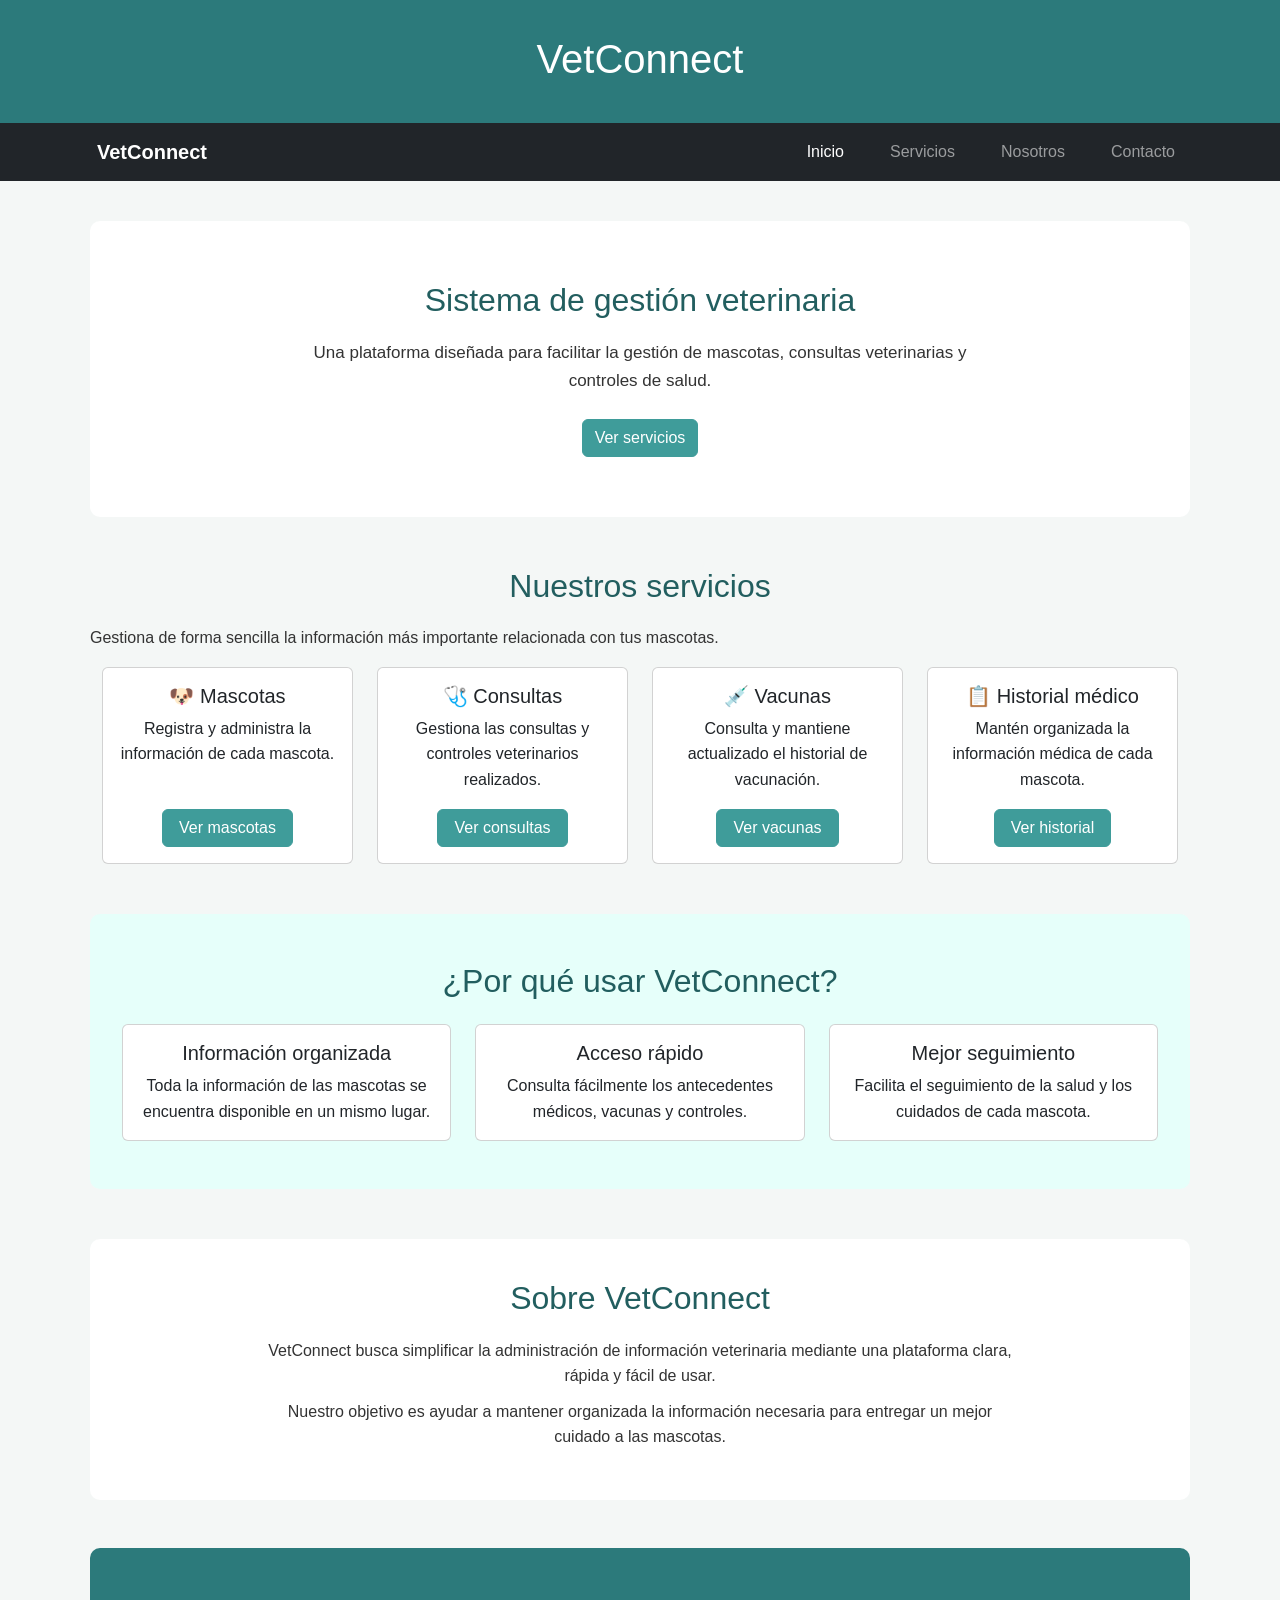
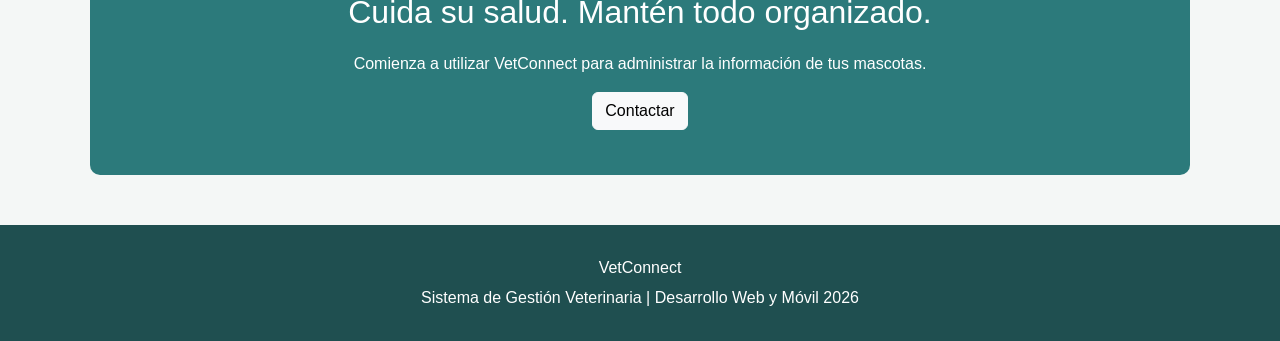
<file: index.html>
<!DOCTYPE html>
<html lang="es">

<head>
    <meta charset="UTF-8">
    <meta name="viewport" content="width=device-width, initial-scale=1.0">

    <link
    href="https://cdn.jsdelivr.net/npm/bootstrap@5.3.8/dist/css/bootstrap.min.css"
    rel="stylesheet">

    <link rel="stylesheet" href="css/style.css">

    <title>VetConnect | Inicio</title>
</head>

<body>

    <!-- Encabezado -->
    <header>
        <h1>VetConnect</h1>

    </header>

    <!-- Navegación -->
<!-- Navegación responsive -->
    <nav class="navbar navbar-expand-lg bg-dark navbar-dark">

        <div class="container">

            <a class="navbar-brand" href="index.html">
                VetConnect
            </a>

            <button
                class="navbar-toggler"
                type="button"
                data-bs-toggle="collapse"
                data-bs-target="#menuPrincipal"
                aria-controls="menuPrincipal"
                aria-expanded="false"
                aria-label="Abrir navegación">

                <span class="navbar-toggler-icon"></span>

            </button>

            <div
                class="collapse navbar-collapse"
                id="menuPrincipal">

                <ul class="navbar-nav ms-auto">

                    <li class="nav-item">
                        <a
                            class="nav-link active"
                            aria-current="page"
                            href="index.html">

                            Inicio

                        </a>
                    </li>

                    <li class="nav-item">
                        <a class="nav-link" href="#servicios">
                            Servicios
                        </a>
                    </li>

                    <li class="nav-item">
                        <a class="nav-link" href="#nosotros">
                            Nosotros
                        </a>
                    </li>

                    <li class="nav-item">
                        <a class="nav-link" href="contacto.html">
                            Contacto
                        </a>
                    </li>

                </ul>

            </div>

        </div>

    </nav>

    <main>

        <!-- Sección de bienvenida -->
        <section class="inicio">
            <h2>Sistema de gestión veterinaria</h2>

            <p>
                Una plataforma diseñada para facilitar la gestión de mascotas,
                consultas veterinarias y controles de salud.
            </p>

            <a href="#servicios" class="btn btn-primary">
            Ver servicios
            </a>
        </section>


        <!-- Servicios -->
        <section id="servicios" class="my-5">

            <h2>Nuestros servicios</h2>

            <p>
                Gestiona de forma sencilla la información más importante
                relacionada con tus mascotas.
            </p>

<div class="container">

    <div class="row g-4">

        <!-- Mascotas -->
        <div class="col-12 col-md-6 col-lg-3">

            <div class="card h-100">

                <div class="card-body d-flex flex-column">
                    <h5 class="card-title text-center">
                        🐶 Mascotas
                    </h5>

                    <p class="card-text text-center">
                        Registra y administra la información de cada mascota.
                    </p>

                    <a href="mascotas.html" class="btn btn-primary mt-auto align-self-center px-3">
                        Ver mascotas
                    </a>

                </div>

            </div>

        </div>


        <!-- Consultas -->
        <div class="col-12 col-md-6 col-lg-3">

            <div class="card h-100">

                <div class="card-body d-flex flex-column">

                    <h5 class="card-title text-center">
                        🩺 Consultas
                    </h5>

                    <p class="card-text text-center">
                        Gestiona las consultas y controles veterinarios realizados.
                    </p>

                    <a href="#" class="btn btn-primary mt-auto align-self-center px-3">
                        Ver consultas
                    </a>

                </div>

            </div>

        </div>


        <!-- Vacunas -->
        <div class="col-12 col-md-6 col-lg-3">

            <div class="card h-100">

                <div class="card-body d-flex flex-column">

                    <h5 class="card-title text-center ">
                        💉 Vacunas
                    </h5>

                    <p class="card-text text-center">
                        Consulta y mantiene actualizado el historial de vacunación.
                    </p>

                    <a href="#" class="btn btn-primary mt-auto align-self-center px-3">
                        Ver vacunas
                    </a>

                </div>

            </div>

        </div>


        <!-- Historial -->
        <div class="col-12 col-md-6 col-lg-3">

            <div class="card h-100">

                <div class="card-body d-flex flex-column">

                    <h5 class="card-title text-center">
                        📋 Historial médico
                    </h5>

                    <p class="card-text text-center">
                        Mantén organizada la información médica de cada mascota.
                    </p>

                    <a href="#" class="btn btn-primary mt-auto align-self-center px-3">
                        Ver historial
                    </a>

                </div>

            </div>

        </div>

    </div>

</div>

            </section>


            <!-- Beneficios -->

            <section class="beneficios py-5">

        <div class="container">

            <h2 class="text-center mb-4">
                ¿Por qué usar VetConnect?
            </h2>

            <div class="row g-4">

                <div class="col-12 col-md-4">

                    <div class="card h-100">

                        <div class="card-body text-center">

                            <h3 class="h5 card-title">
                                Información organizada
                            </h3>

                            <p class="card-text">
                                Toda la información de las mascotas se encuentra
                                disponible en un mismo lugar.
                            </p>

                        </div>

                    </div>

                </div>


                <div class="col-12 col-md-4">

                    <div class="card h-100">

                        <div class="card-body text-center">

                            <h3 class="h5 card-title">
                                Acceso rápido
                            </h3>

                            <p class="card-text">
                                Consulta fácilmente los antecedentes médicos,
                                vacunas y controles.
                            </p>

                        </div>

                    </div>

                </div>


                <div class="col-12 col-md-4">

                    <div class="card h-100">

                        <div class="card-body text-center">

                            <h3 class="h5 card-title">
                                Mejor seguimiento
                            </h3>

                            <p class="card-text">
                                Facilita el seguimiento de la salud y los cuidados
                                de cada mascota.
                            </p>

                        </div>

                    </div>

                </div>

            </div>

        </div>

    </section>


        <!-- Sobre VetConnect -->
        <section id="nosotros" class="nosotros my-5">

            <h2>Sobre VetConnect</h2>

            <p>
                VetConnect busca simplificar la administración de información
                veterinaria mediante una plataforma clara, rápida y fácil de usar.
            </p>

            <p>
                Nuestro objetivo es ayudar a mantener organizada la información
                necesaria para entregar un mejor cuidado a las mascotas.
            </p>

        </section>


        <!-- Llamado a la acción -->
        <section class="cta my-5">

            <h2>Cuida su salud. Mantén todo organizado.</h2>

            <p>
                Comienza a utilizar VetConnect para administrar la información
                de tus mascotas.
            </p>

            <a href="contacto.html" class="btn btn-light"> Contactar</a>

        </section>

    </main>

    <!-- Pie de página -->
    <footer>

        <p>VetConnect</p>

        <p>
            Sistema de Gestión Veterinaria |
            Desarrollo Web y Móvil 2026
        </p>

    </footer>


<script
    src="https://cdn.jsdelivr.net/npm/bootstrap@5.3.8/dist/js/bootstrap.bundle.min.js">
</script>

</body>

</html>
</file>
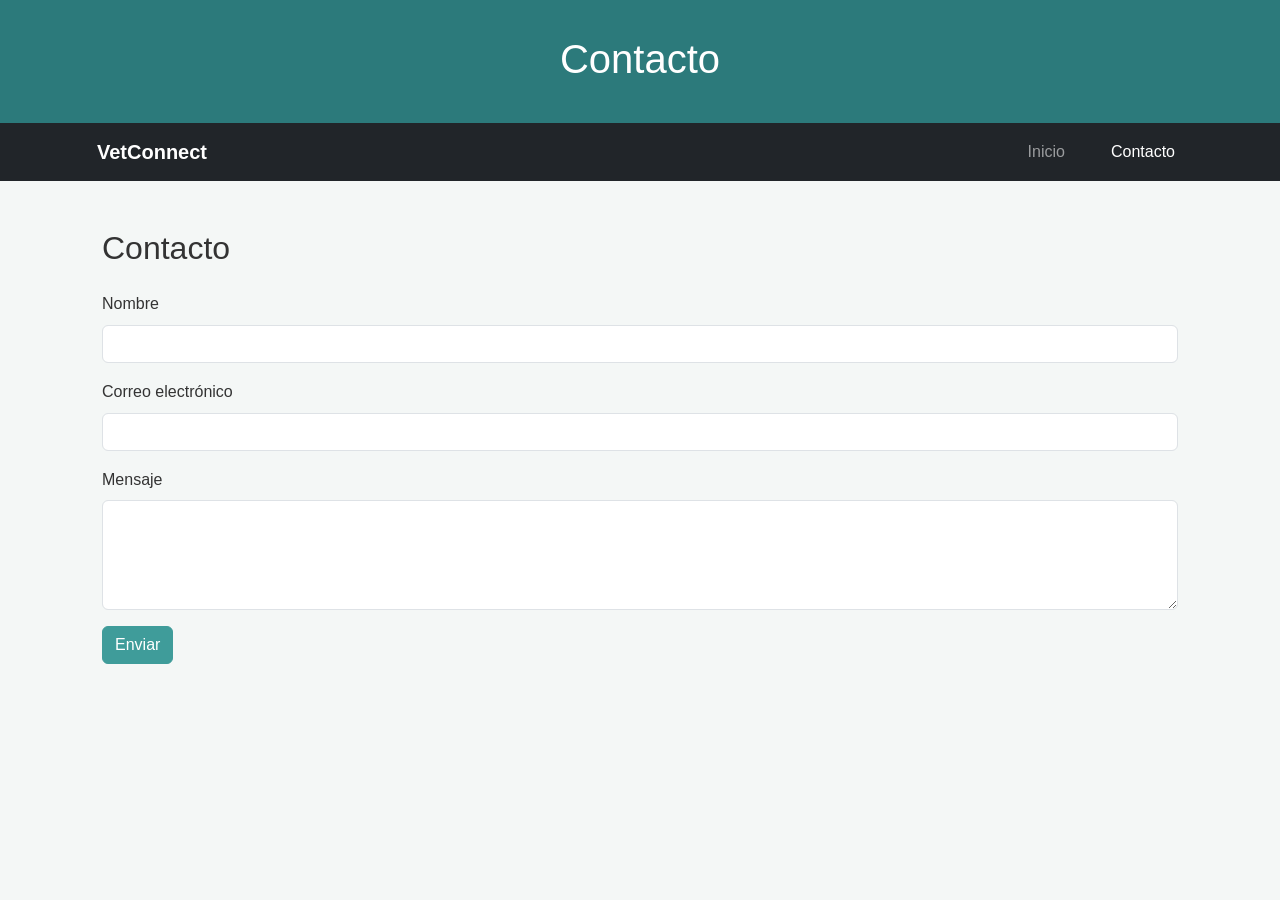
<file: contacto.html>
<!DOCTYPE html>
<html lang="es">

<head>
    <meta charset="UTF-8">
    <meta name="viewport" content="width=device-width, initial-scale=1.0">

    <link
        href="https://cdn.jsdelivr.net/npm/bootstrap@5.3.8/dist/css/bootstrap.min.css"
        rel="stylesheet">

    <link rel="stylesheet" href="css/style.css">

    <title>Contacto | VetConnect</title>
</head>

<body>

    <header>
        <h1>Contacto</h1>
    </header>

    <nav class="navbar navbar-expand-lg bg-dark navbar-dark">

        <div class="container">

            <a class="navbar-brand" href="index.html">
                VetConnect
            </a>

            <button
                class="navbar-toggler"
                type="button"
                data-bs-toggle="collapse"
                data-bs-target="#menuPrincipal"
                aria-controls="menuPrincipal"
                aria-expanded="false"
                aria-label="Abrir navegación">

                <span class="navbar-toggler-icon"></span>

            </button>

            <div
                class="collapse navbar-collapse"
                id="menuPrincipal">

                <ul class="navbar-nav ms-auto">

                    <li class="nav-item">
                        <a class="nav-link" href="index.html">
                            Inicio
                        </a>
                    </li>

                    <li class="nav-item">
                        <a class="nav-link active" href="contacto.html">
                            Contacto
                        </a>
                    </li>

                </ul>

            </div>

        </div>

    </nav>
<main>

    <div class="container my-5">

        <h2 class="mb-4">Contacto</h2>

        <form>

            <div class="mb-3">

                <label
                    for="nombre"
                    class="form-label">
                    Nombre
                </label>

                <input
                    type="text"
                    class="form-control"
                    id="nombre"
                    name="nombre">

            </div>


            <div class="mb-3">

                <label
                    for="correo"
                    class="form-label">
                    Correo electrónico
                </label>

                <input
                    type="email"
                    class="form-control"
                    id="correo"
                    name="correo">

            </div>


            <div class="mb-3">

                <label
                    for="mensaje"
                    class="form-label">
                    Mensaje
                </label>

                <textarea
                    class="form-control"
                    id="mensaje"
                    name="mensaje"
                    rows="4">
                </textarea>

            </div>


            <button
                type="submit"
                class="btn btn-primary">

                Enviar

            </button>

        </form>

    </div>

</main>

<script
    src="https://cdn.jsdelivr.net/npm/bootstrap@5.3.8/dist/js/bootstrap.bundle.min.js">
</script>

</body>
</html>
</file>
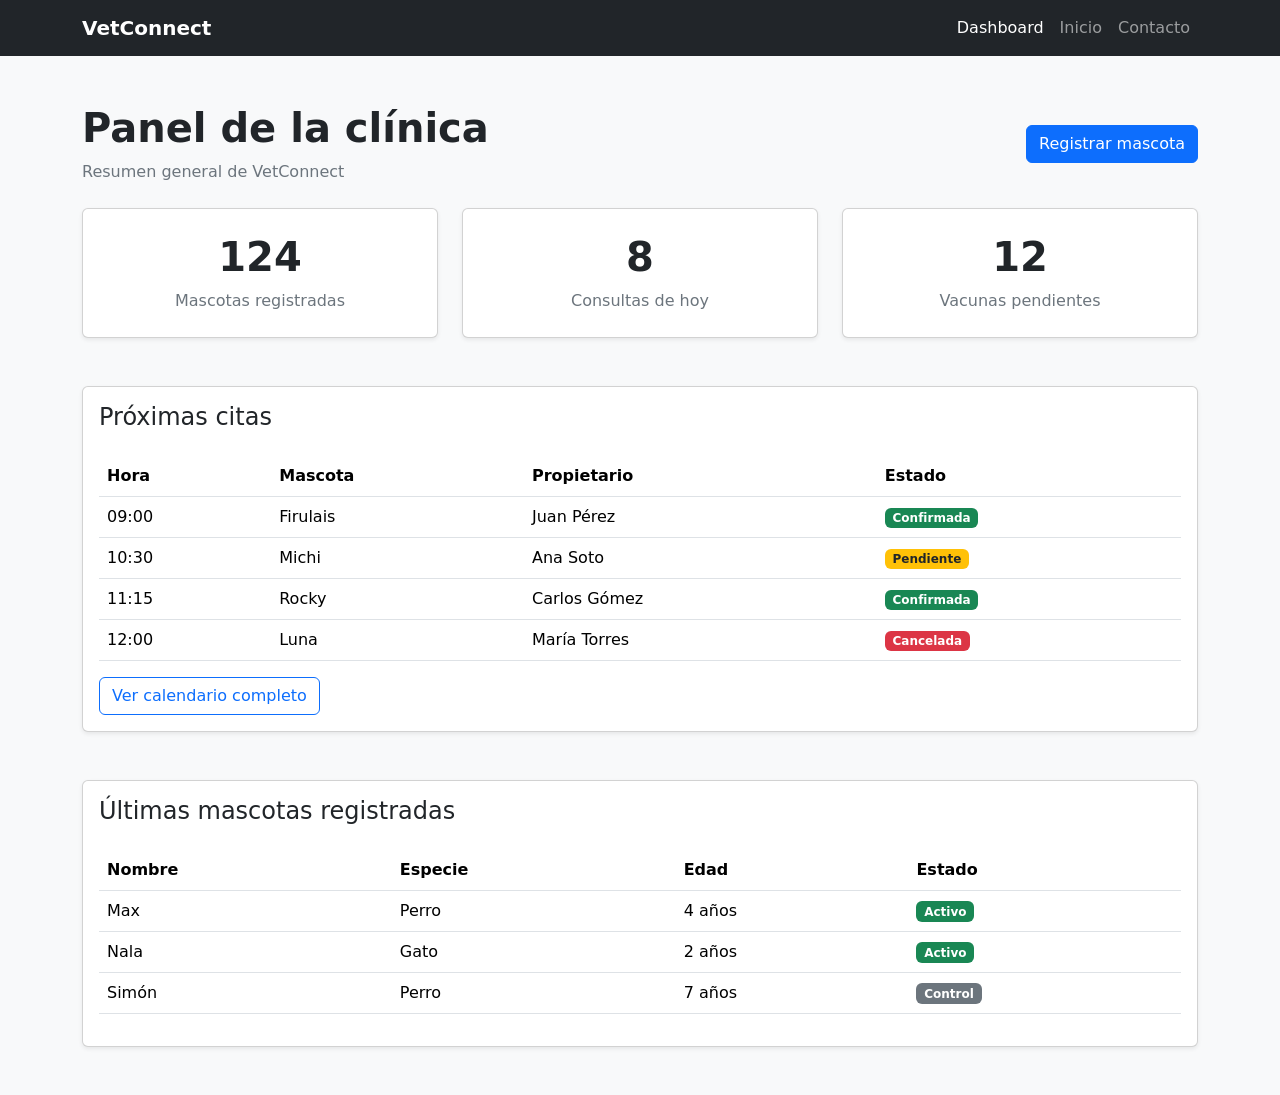
<file: dashboard.html>
<!DOCTYPE html>
<html lang="es">

<head>
    <meta charset="UTF-8">
    <meta name="viewport" content="width=device-width, initial-scale=1.0">

    <!-- Bootstrap -->
    <link
        href="https://cdn.jsdelivr.net/npm/bootstrap@5.3.8/dist/css/bootstrap.min.css"
        rel="stylesheet">

    <title>VetConnect | Dashboard</title>
</head>

<body class="bg-light">

    <!-- NAVBAR -->
    <nav class="navbar navbar-expand-lg navbar-dark bg-dark">

        <div class="container">

            <a class="navbar-brand fw-bold" href="dashboard.html">
                VetConnect
            </a>

            <button
                class="navbar-toggler"
                type="button"
                data-bs-toggle="collapse"
                data-bs-target="#menuPrincipal"
                aria-controls="menuPrincipal"
                aria-expanded="false"
                aria-label="Abrir navegación">

                <span class="navbar-toggler-icon"></span>

            </button>

            <div
                class="collapse navbar-collapse"
                id="menuPrincipal">

                <ul class="navbar-nav ms-auto">

                    <li class="nav-item">
                        <a class="nav-link active" href="dashboard.html">
                            Dashboard
                        </a>
                    </li>

                    <li class="nav-item">
                        <a class="nav-link" href="index.html">
                            Inicio
                        </a>
                    </li>

                    <li class="nav-item">
                        <a class="nav-link" href="contacto.html">
                            Contacto
                        </a>
                    </li>

                </ul>

            </div>

        </div>

    </nav>


    <!-- CONTENIDO PRINCIPAL -->
    <main class="container my-5">

        <!-- ENCABEZADO -->
        <div
            class="d-flex flex-column flex-md-row
                   justify-content-between
                   align-items-md-center
                   gap-3
                   mb-4">

            <div>

                <h1 class="fw-bold">
                    Panel de la clínica
                </h1>

                <p class="text-secondary mb-0">
                    Resumen general de VetConnect
                </p>

            </div>

    <div class="d-grid d-md-block">

        <button
            type="button"
            class="btn btn-primary"
            id="btnRegistrarMascota">

            Registrar mascota

        </button>

    </div>
        </div>


        <!-- INDICADORES -->
        <section class="mb-5">

            <div class="row g-4">

                <!-- MASCOTAS -->
                <div class="col-12 col-md-6 col-lg-4">

                    <div class="card h-100 shadow-sm">

                        <div class="card-body text-center p-4">

                            <h2 class="display-6 fw-bold">
                                124
                            </h2>

                            <p class="card-text text-secondary mb-0">
                                Mascotas registradas
                            </p>

                        </div>

                    </div>

                </div>


                <!-- CONSULTAS -->
                <div class="col-12 col-md-6 col-lg-4">

                    <div class="card h-100 shadow-sm">

                        <div class="card-body text-center p-4">

                            <h2 class="display-6 fw-bold">
                                8
                            </h2>

                            <p class="card-text text-secondary mb-0">
                                Consultas de hoy
                            </p>

                        </div>

                    </div>

                </div>


                <!-- VACUNAS -->
                <div class="col-12 col-md-6 col-lg-4">

                    <div class="card h-100 shadow-sm">

                        <div class="card-body text-center p-4">

                            <h2 class="display-6 fw-bold">
                                12
                            </h2>

                            <p class="card-text text-secondary mb-0">
                                Vacunas pendientes
                            </p>

                        </div>

                    </div>

                </div>

            </div>

        </section>


        <!-- PRÓXIMAS CITAS -->
        <section class="mb-5">

            <div class="card shadow-sm">

                <div class="card-body">

                    <h2 class="h4 mb-4">
                        Próximas citas
                    </h2>

                    <div class="table-responsive">

                        <table class="table table-hover align-middle">

                            <thead>

                                <tr>
                                    <th>Hora</th>
                                    <th>Mascota</th>
                                    <th>Propietario</th>
                                    <th>Estado</th>
                                </tr>

                            </thead>

                            <tbody>

                                <tr>
                                    <td>09:00</td>
                                    <td>Firulais</td>
                                    <td>Juan Pérez</td>

                                    <td>
                                        <span class="badge bg-success">
                                            Confirmada
                                        </span>
                                    </td>
                                </tr>

                                <tr>
                                    <td>10:30</td>
                                    <td>Michi</td>
                                    <td>Ana Soto</td>

                                    <td>
                                        <span class="badge bg-warning text-dark">
                                            Pendiente
                                        </span>
                                    </td>
                                </tr>

                                <tr>
                                    <td>11:15</td>
                                    <td>Rocky</td>
                                    <td>Carlos Gómez</td>

                                    <td>
                                        <span class="badge bg-success">
                                            Confirmada
                                        </span>
                                    </td>
                                </tr>

                                <tr>
                                    <td>12:00</td>
                                    <td>Luna</td>
                                    <td>María Torres</td>

                                    <td>
                                        <span class="badge bg-danger">
                                            Cancelada
                                        </span>
                                    </td>
                                </tr>

                            </tbody>

                        </table>

                    </div>

                    <button
                        type="button"
                        class="btn btn-outline-primary">

                        Ver calendario completo

                    </button>

                </div>

            </div>

        </section>


        <!-- ÚLTIMAS MASCOTAS -->
        <section>

            <div class="card shadow-sm">

                <div class="card-body">

                    <h2 class="h4 mb-4">
                        Últimas mascotas registradas
                    </h2>

                    <div class="table-responsive">

                        <table class="table align-middle">

                            <thead>

                                <tr>
                                    <th>Nombre</th>
                                    <th>Especie</th>
                                    <th>Edad</th>
                                    <th>Estado</th>
                                </tr>

                            </thead>

                            <tbody>

                                <tr>
                                    <td>Max</td>
                                    <td>Perro</td>
                                    <td>4 años</td>

                                    <td>
                                        <span class="badge bg-success">
                                            Activo
                                        </span>
                                    </td>
                                </tr>

                                <tr>
                                    <td>Nala</td>
                                    <td>Gato</td>
                                    <td>2 años</td>

                                    <td>
                                        <span class="badge bg-success">
                                            Activo
                                        </span>
                                    </td>
                                </tr>

                                <tr>
                                    <td>Simón</td>
                                    <td>Perro</td>
                                    <td>7 años</td>

                                    <td>
                                        <span class="badge bg-secondary">
                                            Control
                                        </span>
                                    </td>
                                </tr>

                            </tbody>

                        </table>

                    </div>

                </div>

            </div>

        </section>

    </main>

    <!-- TOAST DE CONFIRMACIÓN -->
<div class="toast-container position-fixed bottom-0 end-0 p-3">

    <div
        id="toastMascota"
        class="toast"
        role="alert"
        aria-live="assertive"
        aria-atomic="true">

        <div class="toast-header">

            <strong class="me-auto">
                VetConnect
            </strong>

            <button
                type="button"
                class="btn-close"
                data-bs-dismiss="toast"
                aria-label="Cerrar">
            </button>

        </div>

        <div class="toast-body">
            Mascota registrada correctamente.
        </div>

    </div>

</div>

    <!-- BOOTSTRAP JAVASCRIPT -->
    <script
        src="https://cdn.jsdelivr.net/npm/bootstrap@5.3.8/dist/js/bootstrap.bundle.min.js">
    </script>

    <script>

    const botonRegistrar = document.getElementById("btnRegistrarMascota");

    const toastElemento = document.getElementById("toastMascota");

    botonRegistrar.addEventListener("click", function () {

        const toast = new bootstrap.Toast(toastElemento);

        toast.show();

    });

</script>

</body>

</html>
</file>
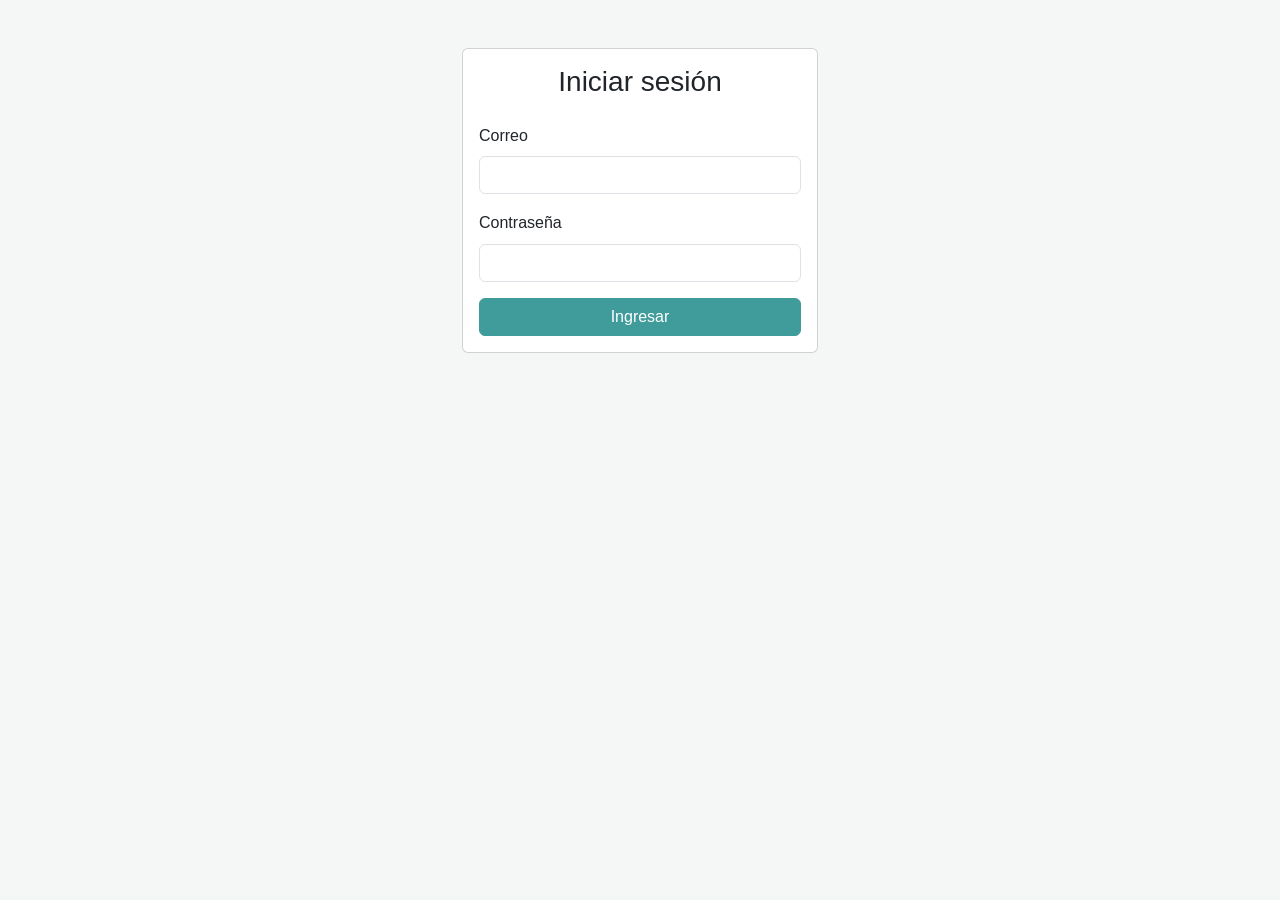
<file: login.html>
<!DOCTYPE html>
<html lang="es">

<head>
    <meta charset="UTF-8">
    <meta name="viewport" content="width=device-width, initial-scale=1.0">

    <link
        href="https://cdn.jsdelivr.net/npm/bootstrap@5.3.8/dist/css/bootstrap.min.css"
        rel="stylesheet">

    <link rel="stylesheet" href="css/style.css">

    <title>Iniciar sesión | VetConnect</title>
</head>

<body>

    <div class="container">

        <div class="row justify-content-center">

            <div class="col-12 col-md-6 col-lg-4">

                <div class="card mt-5">

                    <div class="card-body">

                        <h3 class="text-center mb-4">
                            Iniciar sesión
                        </h3>

                        <form>

                            <div class="mb-3">

                                <label
                                    for="loginCorreo"
                                    class="form-label">
                                    Correo
                                </label>

                                <input
                                    type="email"
                                    class="form-control"
                                    id="loginCorreo">

                            </div>


                            <div class="mb-3">

                                <label
                                    for="password"
                                    class="form-label">
                                    Contraseña
                                </label>

                                <input
                                    type="password"
                                    class="form-control"
                                    id="password">

                            </div>


                            <button
                                type="submit"
                                class="btn btn-primary w-100">

                                Ingresar

                            </button>

                        </form>

                    </div>

                </div>

            </div>

        </div>

    </div>


    <script
        src="https://cdn.jsdelivr.net/npm/bootstrap@5.3.8/dist/js/bootstrap.bundle.min.js">
    </script>

</body>

</html>
</file>
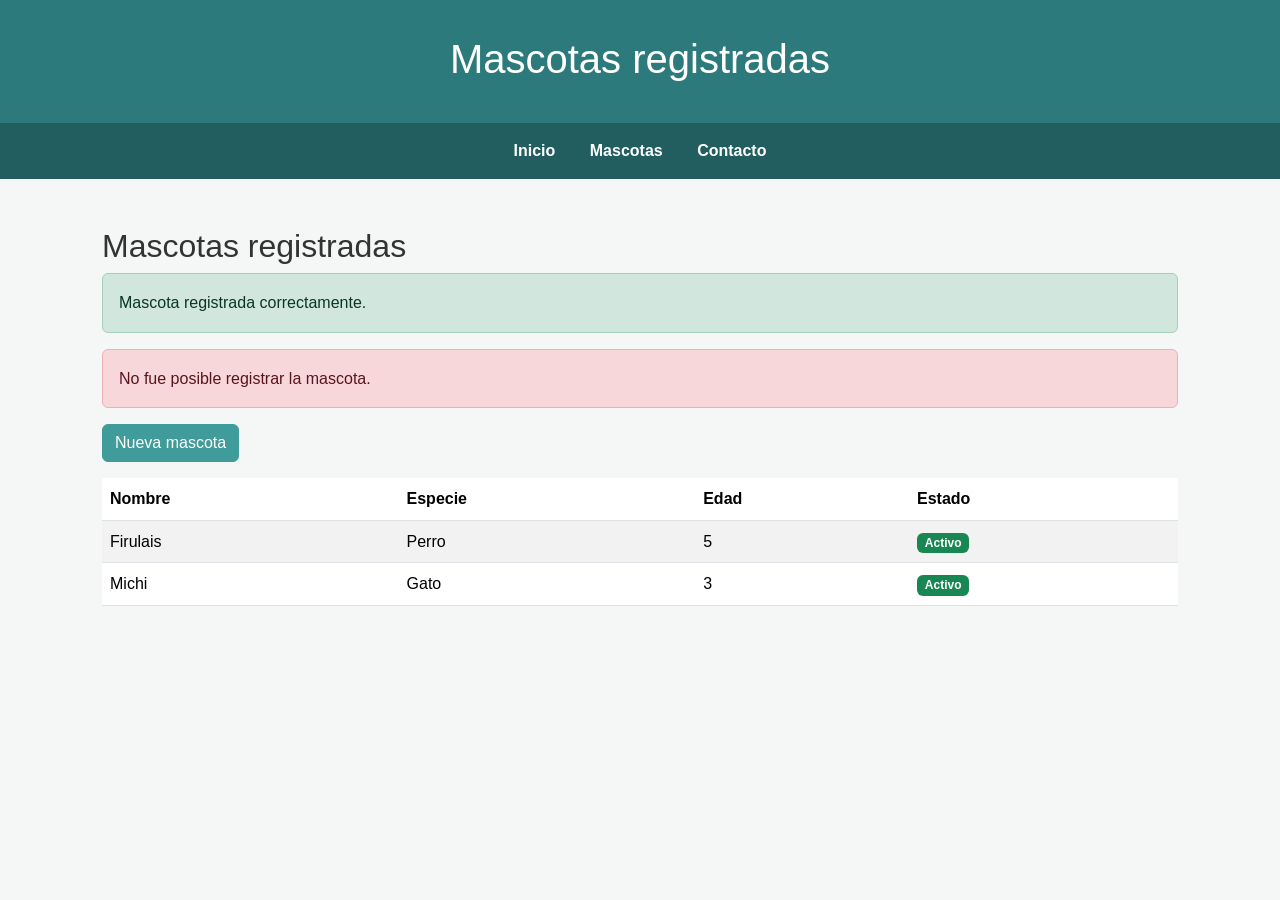
<file: mascotas.html>
<!DOCTYPE html>
<html lang="es">

<head>
    <meta charset="UTF-8">
    <meta name="viewport" content="width=device-width, initial-scale=1.0">


    <link
    href="https://cdn.jsdelivr.net/npm/bootstrap@5.3.8/dist/css/bootstrap.min.css"
    rel="stylesheet">

    <link rel="stylesheet" href="css/style.css">

        <title>Mascotas - VetConnect</title>

</head>

<body>

    <header>
        <h1>Mascotas registradas</h1>
    </header>

    <nav>
        <a href="index.html">Inicio</a>
        <a href="mascotas.html">Mascotas</a>
        <a href="contacto.html">Contacto</a>
    </nav>

    <main>

    <div class="container mt-5">

        <h2>Mascotas registradas</h2>


    <div class="alert alert-success">
        Mascota registrada correctamente.
    </div>

    <div class="alert alert-danger">
        No fue posible registrar la mascota.
    </div>

    <button
        class="btn btn-primary mb-3"
        data-bs-toggle="modal"
        data-bs-target="#modalMascota">

        Nueva mascota

    </button>

        <div class="table-responsive">

            <table class="table table-striped">

                <thead>

                    <tr>
                        <th>Nombre</th>
                        <th>Especie</th>
                        <th>Edad</th>
                        <th>Estado</th>
                    </tr>

                </thead>

                <tbody>

                    <tr>
                        <td>Firulais</td>
                        <td>Perro</td>
                        <td>5</td>
                        <td>
                            <span class="badge bg-success">
                                Activo
                            </span>
                        </td>
                    </tr>

                    <tr>
                        <td>Michi</td>
                        <td>Gato</td>
                        <td>3</td>
                        <td>
                            <span class="badge bg-success">
                                Activo
                            </span>
                        </td>
                    </tr>

                </tbody>

            </table>

        </div>

    </div>

    <div class="modal fade" id="modalMascota">

    <div class="modal-dialog">

        <div class="modal-content">

            <div class="modal-header">

                <h5 class="modal-title">
                    Nueva mascota
                </h5>

                <button
                    type="button"
                    class="btn-close"
                    data-bs-dismiss="modal">
                </button>

            </div>

            <div class="modal-body">
                Formulario de mascota
            </div>

        </div>

    </div>

</div>

</main>

    <script
        src="https://cdn.jsdelivr.net/npm/bootstrap@5.3.8/dist/js/bootstrap.bundle.min.js">
    </script>

</body>

</html>
</file>
<file: css/style.css>
/* =========================
   ESTILOS GENERALES
========================= */

* {
    margin: 0;
    padding: 0;
    box-sizing: border-box;
}

html {
    scroll-behavior: smooth;
}

body {
    font-family: Arial, Helvetica, sans-serif;
    background-color: #f4f7f6;
    color: #333;
    line-height: 1.6;
}


/* =========================
   HEADER
========================= */

header {
    background-color: #2c7a7b;
    color: white;
    text-align: center;
    padding: 35px 20px;
}

header h1 {
    font-size: 40px;
    margin-bottom: 5px;
}

header p {
    font-size: 18px;
}


/* =========================
   NAVEGACIÓN
========================= */

nav {
    background-color: #225e5f;
    text-align: center;
    padding: 15px;
}

nav a {
    color: white;
    text-decoration: none;
    margin: 0 15px;
    font-weight: bold;
}

nav a:hover {
    color: #b2f5ea;
}


/* =========================
   CONTENIDO GENERAL
========================= */

main {
    width: 90%;
    max-width: 1100px;
    margin: auto;
}

section {
    margin: 50px 0;
}

section h2 {
    text-align: center;
    color: #225e5f;
    margin-bottom: 20px;
}


/* =========================
   INICIO / BIENVENIDA
========================= */

.inicio {
    text-align: center;
    background-color: white;
    padding: 60px 30px;
    border-radius: 10px;
    margin-top: 40px;
}

.inicio h2 {
    font-size: 32px;
}

.inicio p {
    max-width: 700px;
    margin: 0 auto 25px auto;
    font-size: 17px;
}


/* =========================
   BOTONES
========================= */

.boton {
    display: inline-block;
    background-color: #2c7a7b;
    color: white;
    text-decoration: none;
    padding: 12px 22px;
    border-radius: 6px;
    margin-top: 10px;
    font-weight: bold;
}

.boton:hover {
    background-color: #225e5f;
}


/* =========================
   CONTENEDOR DE TARJETAS
========================= */

.contenedor {
    display: flex;
    flex-wrap: wrap;
    justify-content: center;
    gap: 20px;
    margin-top: 30px;
}


/* =========================
   TARJETAS
========================= */

.tarjeta {
    background-color: white;
    width: 240px;
    padding: 25px 20px;
    border-radius: 10px;
    text-align: center;
    box-shadow: 0 3px 10px rgba(0, 0, 0, 0.1);
}

.tarjeta h3 {
    color: #2c7a7b;
    margin-bottom: 10px;
}

.tarjeta p {
    margin-bottom: 15px;
}

.tarjeta a {
    color: #2c7a7b;
    text-decoration: none;
    font-weight: bold;
}

.tarjeta a:hover {
    text-decoration: underline;
}


/* =========================
   BENEFICIOS
========================= */

.beneficios {
    background-color: #e6fffa;
    padding: 40px 20px;
    border-radius: 10px;
}


/* =========================
   NOSOTROS
========================= */

.nosotros {
    background-color: white;
    padding: 40px;
    border-radius: 10px;
    text-align: center;
}

.nosotros p {
    max-width: 750px;
    margin: 10px auto;
}


/* =========================
   LLAMADO A LA ACCIÓN
========================= */

.cta {
    background-color: #2c7a7b;
    color: white;
    text-align: center;
    padding: 45px 25px;
    border-radius: 10px;
}

.cta h2 {
    color: white;
}

.cta p {
    margin-bottom: 15px;
}

.cta .boton {
    background-color: white;
    color: #225e5f;
}

.cta .boton:hover {
    background-color: #e6fffa;
}


/* =========================
   FOOTER
========================= */

footer {
    background-color: #1f4f50;
    color: white;
    text-align: center;
    padding: 25px 15px;
    margin-top: 50px;
}

footer p {
    margin: 5px 0;
}


/* =========================
   RESPONSIVE
========================= */

@media (max-width: 768px) {

    header h1 {
        font-size: 32px;
    }

    nav a {
        display: block;
        margin: 8px 0;
    }

    .contenedor {
        flex-direction: column;
        align-items: center;
    }

    .tarjeta {
        width: 90%;
        max-width: 350px;
    }

    .inicio {
        padding: 40px 20px;
    }

    .inicio h2 {
        font-size: 27px;
    }

    .nosotros {
        padding: 30px 20px;
    }
}

.card:hover {
    transform: translateY(-4px);
    transition: 0.2s;
}

.btn-primary {
    background-color: #3f9c9a;
    border-color: #3f9c9a;
    color: white;
}

.btn-primary:hover {
    background-color: #347f7d;
    border-color: #347f7d;
    color: white;
}
</file>
